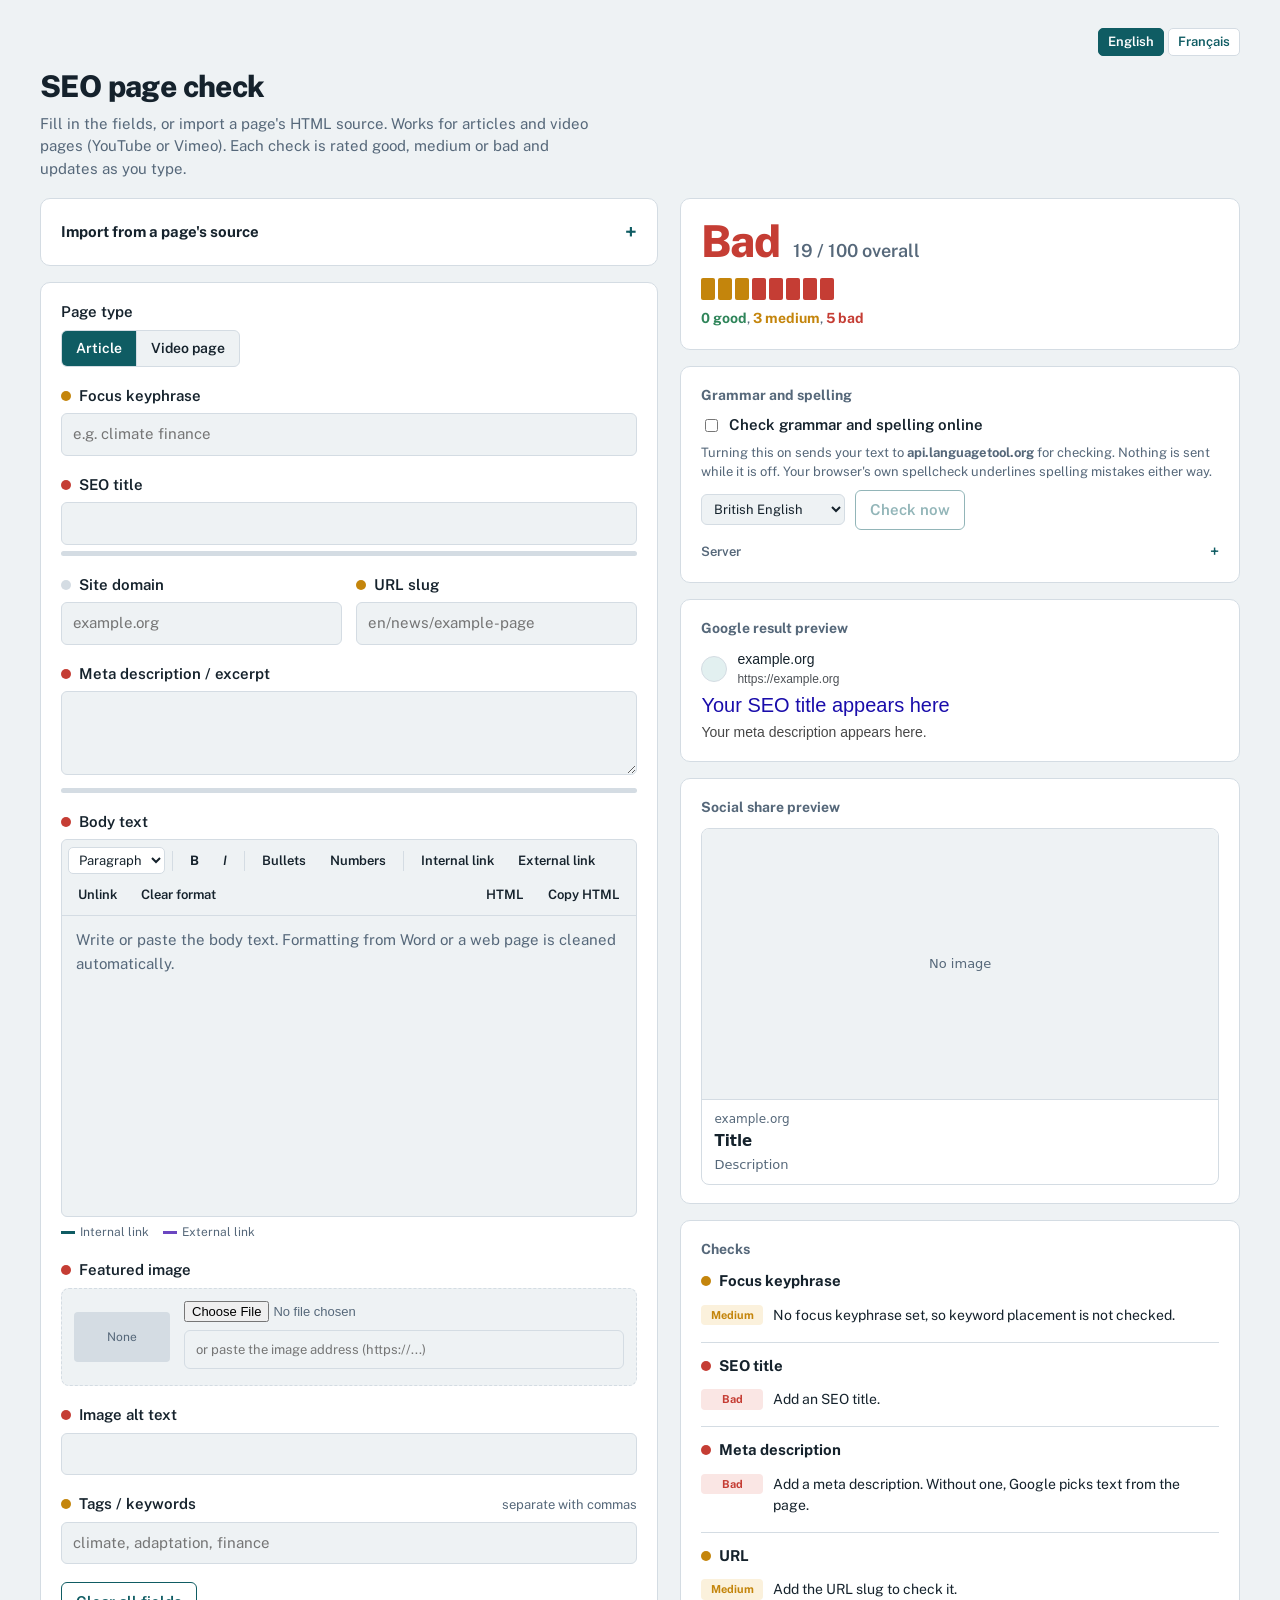
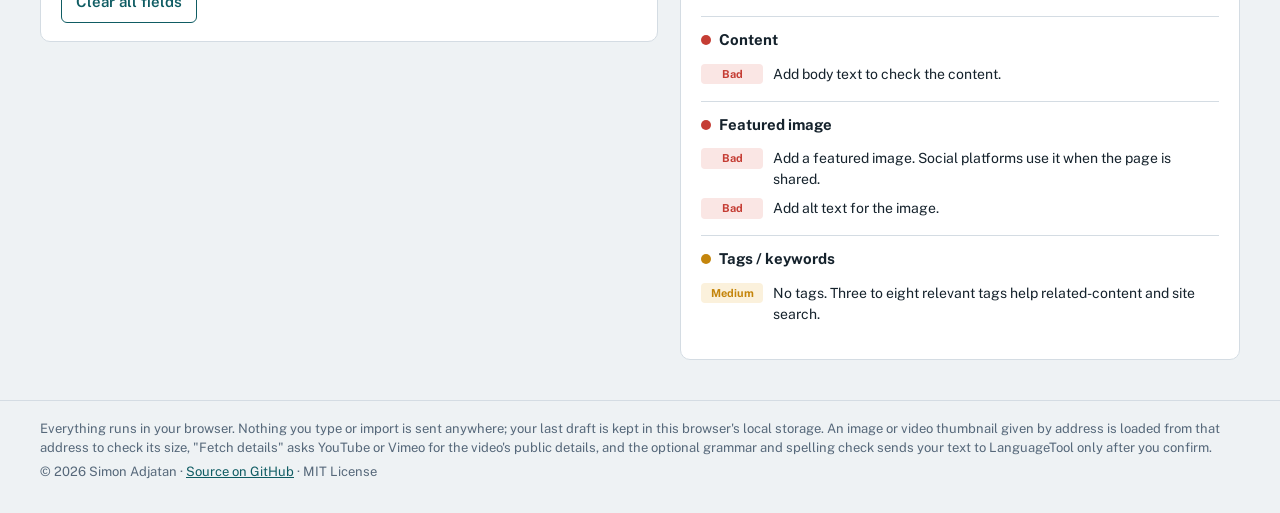
<file: index.html>
<!doctype html>
<html lang="en">
<head>
<meta charset="utf-8">
<meta name="viewport" content="width=device-width, initial-scale=1, viewport-fit=cover">
<title>SEO page check</title>
<meta name="description" content="Check a web page's SEO in your browser: title, meta description, URL, content, keyphrase, links, featured image and tags, with Google and social previews.">
<meta name="author" content="Simon Adjatan">
<meta name="theme-color" content="#0f5c63">
<link rel="canonical" href="https://thecoolsim.github.io/SEO-page-check/">
<link rel="alternate" hreflang="en" href="https://thecoolsim.github.io/SEO-page-check/">
<link rel="alternate" hreflang="fr" href="https://thecoolsim.github.io/SEO-page-check/fr/">
<link rel="alternate" hreflang="x-default" href="https://thecoolsim.github.io/SEO-page-check/">
<meta property="og:type" content="website">
<meta property="og:title" content="SEO page check">
<meta property="og:description" content="Check a page's title, description, URL, content, links and images, with live Google and social previews. Runs in your browser.">
<meta property="og:url" content="https://thecoolsim.github.io/SEO-page-check/">
<meta name="twitter:card" content="summary">
<link rel="icon" href="data:image/svg+xml,%3Csvg xmlns='http://www.w3.org/2000/svg' viewBox='0 0 32 32'%3E%3Crect width='32' height='32' rx='7' fill='%230f5c63'/%3E%3Ccircle cx='14' cy='14' r='7' fill='none' stroke='white' stroke-width='3'/%3E%3Cpath d='M19 19l6 6' stroke='white' stroke-width='3' stroke-linecap='round'/%3E%3C/svg%3E">
<link rel="preconnect" href="https://fonts.googleapis.com">
<link rel="preconnect" href="https://fonts.gstatic.com" crossorigin>
<link href="https://fonts.googleapis.com/css2?family=Public+Sans:wght@400;500;600;700;800&display=swap" rel="stylesheet">
<link rel="stylesheet" href="seo-page-check.css">
</head>
<body>
<header class="top"><div class="wrap">
  <nav class="langs" aria-label="Language"><span aria-current="true">English</span><a href="fr/" hreflang="fr" lang="fr">Français</a></nav>
  <h1>SEO page check</h1>
  <p>Fill in the fields, or import a page's HTML source. Works for articles and video pages (YouTube or Vimeo). Each check is rated good, medium or bad and updates as you type.</p>
</div></header>

<main class="wrap grid">
<section class="form">
  <div class="panel">
    <details id="importBox">
      <summary>Import from a page's source</summary>
      <ol>
        <li>Open the page in your browser.</li>
        <li>Open the source: Ctrl+U on Windows or Linux, Cmd+Option+U on a Mac (in Safari, turn on the Develop menu first).</li>
        <li>Select all, copy, and paste below.</li>
      </ol>
      <textarea id="src" spellcheck="false" placeholder="Paste the full HTML source here"></textarea>
      <div class="btns">
        <button id="importBtn" type="button">Read source</button>
        <button id="exampleBtn" type="button" class="ghost">Load an example</button>
        <span id="importMsg" class="small"></span>
      </div>
    </details>
  </div>

  <div class="panel">
    <div class="field">
      <span class="lbl">Page type</span>
      <div class="seg" role="radiogroup" aria-label="Page type">
        <label><input type="radio" name="ptype" value="article" checked> Article</label>
        <label><input type="radio" name="ptype" value="video"> Video page</label>
      </div>
    </div>
    <div class="field">
      <label class="lbl" for="kp"><span class="dot" data-g="kp"></span>Focus keyphrase</label>
      <input type="text" id="kp" spellcheck="true" placeholder="e.g. climate finance">
    </div>
    <div class="field">
      <label class="lbl" for="title"><span class="dot" data-g="title"></span>SEO title <span class="hint" id="titleHint"></span></label>
      <input type="text" id="title" spellcheck="true">
      <div class="meter"><span id="titleBar"></span></div>
    </div>
    <div class="row2 field">
      <div>
        <label class="lbl" for="domain"><span class="dot"></span>Site domain</label>
        <input type="text" id="domain" spellcheck="false" placeholder="example.org">
      </div>
      <div>
        <label class="lbl" for="slug"><span class="dot" data-g="slug"></span>URL slug</label>
        <input type="text" id="slug" spellcheck="false" placeholder="en/news/example-page">
      </div>
    </div>
    <div class="field">
      <label class="lbl" for="desc"><span class="dot" data-g="desc"></span>Meta description / excerpt <span class="hint" id="descHint"></span></label>
      <textarea id="desc" spellcheck="true"></textarea>
      <div class="meter"><span id="descBar"></span></div>
    </div>
    <div class="video-only vbox">
      <h2>Video</h2>
      <div class="field">
        <label class="lbl" for="vurl"><span class="dot" data-g="vurl"></span>YouTube or Vimeo address <span class="hint">or paste the embed code</span></label>
        <div class="inline">
          <input type="text" id="vurl" spellcheck="false" placeholder="https://www.youtube.com/watch?v=... or https://vimeo.com/...">
          <button type="button" id="vfetch" title="Fill empty video fields from YouTube or Vimeo">Fetch details</button>
        </div>
        <p class="small" id="vmsg"></p>
      </div>
      <div class="field">
        <label class="lbl" for="vtitle"><span class="dot" data-g="vtitle"></span>Video title <span class="hint" id="vtitleHint"></span></label>
        <input type="text" id="vtitle" spellcheck="true">
      </div>
      <div class="field">
        <label class="lbl" for="vdesc"><span class="dot" data-g="vdesc"></span>Video description <span class="hint" id="vdescHint"></span></label>
        <textarea id="vdesc" spellcheck="true" placeholder="What the video shows. Add chapters on their own lines:&#10;0:00 Introduction&#10;1:15 First topic"></textarea>
      </div>
      <div class="field">
        <label class="lbl" for="vthumb"><span class="dot" data-g="vthumb"></span>Thumbnail URL</label>
        <div class="drop">
          <div class="thumb vthumb" id="vprev">None</div>
          <div class="info"><input type="text" id="vthumb" spellcheck="false" placeholder="https://..."><div id="vthumbInfo"></div></div>
        </div>
      </div>
      <div class="row2 field">
        <div>
          <label class="lbl" for="vdate"><span class="dot" data-g="vdate"></span>Upload date</label>
          <input type="date" id="vdate">
        </div>
        <div>
          <label class="lbl" for="vdur"><span class="dot" data-g="vdur"></span>Duration</label>
          <input type="text" id="vdur" spellcheck="false" placeholder="4:35">
        </div>
      </div>
      <div class="field">
        <label class="lbl" for="vtrans"><span class="dot" data-g="vtrans"></span>Transcript <span class="hint" id="vtransHint"></span></label>
        <textarea id="vtrans" spellcheck="true" class="tall" placeholder="Everything that is said in the video"></textarea>
      </div>
      <div class="field">
        <label class="check"><span class="dot" data-g="vcap"></span><input type="checkbox" id="vcap"> Captions or subtitles are available</label>
      </div>
    </div>
    <div class="field">
      <label class="lbl" id="bodyLbl"><span class="dot" data-g="body"></span>Body text <span class="hint" id="bodyHint"></span></label>
      <div class="rte-wrap" id="rteWrap">
        <div class="rte-bar" role="toolbar" aria-label="Body formatting">
          <select id="blockSel" class="fmt" aria-label="Text style" title="Text style">
            <option value="p">Paragraph</option><option value="h2">Heading 2</option><option value="h3">Heading 3</option><option value="h4">Heading 4</option><option value="blockquote">Quote</option>
          </select>
          <span class="sep fmt"></span>
          <button type="button" class="fmt" data-cmd="bold" title="Bold (Ctrl/Cmd+B)" aria-pressed="false"><b>B</b></button>
          <button type="button" class="fmt" data-cmd="italic" title="Italic (Ctrl/Cmd+I)" aria-pressed="false"><i>I</i></button>
          <span class="sep fmt"></span>
          <button type="button" class="fmt" data-cmd="insertUnorderedList" title="Bulleted list" aria-pressed="false">Bullets</button>
          <button type="button" class="fmt" data-cmd="insertOrderedList" title="Numbered list" aria-pressed="false">Numbers</button>
          <span class="sep fmt"></span>
          <button type="button" class="fmt" id="btnInt" title="Internal link">Internal link</button>
          <button type="button" class="fmt" id="btnExt" title="External link (Ctrl/Cmd+K)">External link</button>
          <button type="button" class="fmt" id="btnUnlink" title="Remove link">Unlink</button>
          <button type="button" class="fmt" id="btnClean" title="Remove bold, italic and stray formatting">Clear format</button>
          <span class="push"></span>
          <button type="button" id="btnHtml" aria-pressed="false" title="Show or edit the HTML">HTML</button>
          <button type="button" id="btnCopy" title="Copy clean HTML">Copy HTML</button>
        </div>
        <div class="rte-link" id="linkPanel" role="group" aria-label="Link">
          <strong id="linkLabel">Internal link</strong>
          <input type="text" id="linkUrl" spellcheck="false" aria-label="Link address">
          <label><input type="checkbox" id="linkBlank"> Open in new tab</label>
          <button type="button" id="linkApply">Apply</button>
          <button type="button" class="ghost" id="linkCancel">Cancel</button>
          <span class="note" id="linkNote"></span>
        </div>
        <div class="rte" id="bodyEditor" contenteditable="true" spellcheck="true" role="textbox" aria-multiline="true" aria-labelledby="bodyLbl" data-placeholder="Write or paste the body text. Formatting from Word or a web page is cleaned automatically."></div>
        <textarea id="bodyHtml" aria-label="Body HTML" spellcheck="false"></textarea>
      </div>
      <div class="rte-foot"><span class="k ki"><i></i>Internal link</span><span class="k ke"><i></i>External link</span><span id="linkCounts"></span><span id="copyMsg"></span></div>
    </div>
    <div class="field">
      <label class="lbl"><span class="dot" data-g="image"></span>Featured image</label>
      <div class="drop">
        <div class="thumb" id="thumb">None</div>
        <div class="info">
          <input type="file" id="imgFile" accept="image/*" aria-label="Choose featured image">
          <input type="text" id="imgUrl" spellcheck="false" placeholder="or paste the image address (https://...)" aria-label="Featured image address">
          <div id="imgInfo"></div>
        </div>
      </div>
    </div>
    <div class="field">
      <label class="lbl" for="alt"><span class="dot" data-g="image"></span>Image alt text</label>
      <input type="text" id="alt" spellcheck="true">
    </div>
    <div class="field">
      <label class="lbl" for="tags"><span class="dot" data-g="tags"></span>Tags / keywords <span class="hint">separate with commas</span></label>
      <input type="text" id="tags" spellcheck="true" placeholder="climate, adaptation, finance">
    </div>
    <div class="btns">
      <button type="button" class="ghost" id="clearBtn">Clear all fields</button>
    </div>
  </div>
</section>

<aside class="results">
  <div class="verdict" id="verdict"></div>
  <div class="panel ltbox">
    <h2>Grammar and spelling</h2>
    <label class="check"><input type="checkbox" id="ltOn"> Check grammar and spelling online</label>
    <p class="small">Turning this on sends your text to <b class="lthost"></b> for checking. Nothing is sent while it is off. Your browser's own spellcheck underlines spelling mistakes either way.</p>
    <div class="btns">
      <select id="ltLang" aria-label="English variant"><option value="en-GB">British English</option><option value="en-US">American English</option></select>
      <button type="button" class="ghost" id="ltCheck" disabled>Check now</button>
      <span id="ltMsg" class="small" role="status"></span>
    </div>
    <details class="ltserver">
      <summary>Server</summary>
      <input type="text" id="ltServer" spellcheck="false" aria-label="LanguageTool server address" placeholder="https://api.languagetool.org/v2/check">
      <p class="small">Leave empty to use the free public LanguageTool service. To keep text inside your organisation, enter the address of your own LanguageTool server, ending in /v2/check.</p>
    </details>
  </div>
  <div class="previews">
    <div class="panel pv"><h2>Google result preview</h2><div class="serp" id="serp"></div></div>
    <div class="panel pv"><h2>Social share preview</h2><div class="social" id="social"></div></div>
  </div>
  <div class="panel groups"><h2>Checks</h2><div id="groups"></div></div>
  <div class="panel video-only ldbox">
    <h2>Video structured data</h2>
    <p class="small">Add this to the page so Google can show the video in results. Check it with the <a href="https://search.google.com/test/rich-results" target="_blank" rel="noopener">Rich Results Test</a>.</p>
    <pre id="ld"></pre>
    <div class="btns"><button type="button" id="ldCopy">Copy JSON-LD</button><span id="ldMsg" class="small"></span></div>
  </div>
</aside>
</main>

<footer class="foot"><div class="wrap">
  <p>Everything runs in your browser. Nothing you type or import is sent anywhere; your last draft is kept in this browser's local storage. An image or video thumbnail given by address is loaded from that address to check its size, "Fetch details" asks YouTube or Vimeo for the video's public details, and the optional grammar and spelling check sends your text to LanguageTool only after you confirm.</p>
  <p>&copy; 2026 Simon Adjatan &middot; <a href="https://github.com/Thecoolsim/SEO-page-check">Source on GitHub</a> &middot; MIT License</p>
</div></footer>

<dialog id="ltDialog" aria-labelledby="ltDlgTitle">
  <h2 id="ltDlgTitle">Send your text to LanguageTool?</h2>
  <p>To check grammar and spelling, your keyphrase, titles, descriptions, body text, alt text, tags and transcript will be sent to <b class="lthost"></b><span class="ltpublic">, a service run by LanguageTool GmbH in Germany</span>. Don't use this for confidential drafts.</p>
  <p>The text is sent again after you make changes, for as long as the check stays on. Nothing is sent until you confirm.</p>
  <div class="btns"><button type="button" id="ltSend">Send and check</button><button type="button" class="ghost" id="ltCancel" autofocus>Cancel</button></div>
</dialog>

<script src="seo-page-check.js"></script>
</body>
</html>
</file>
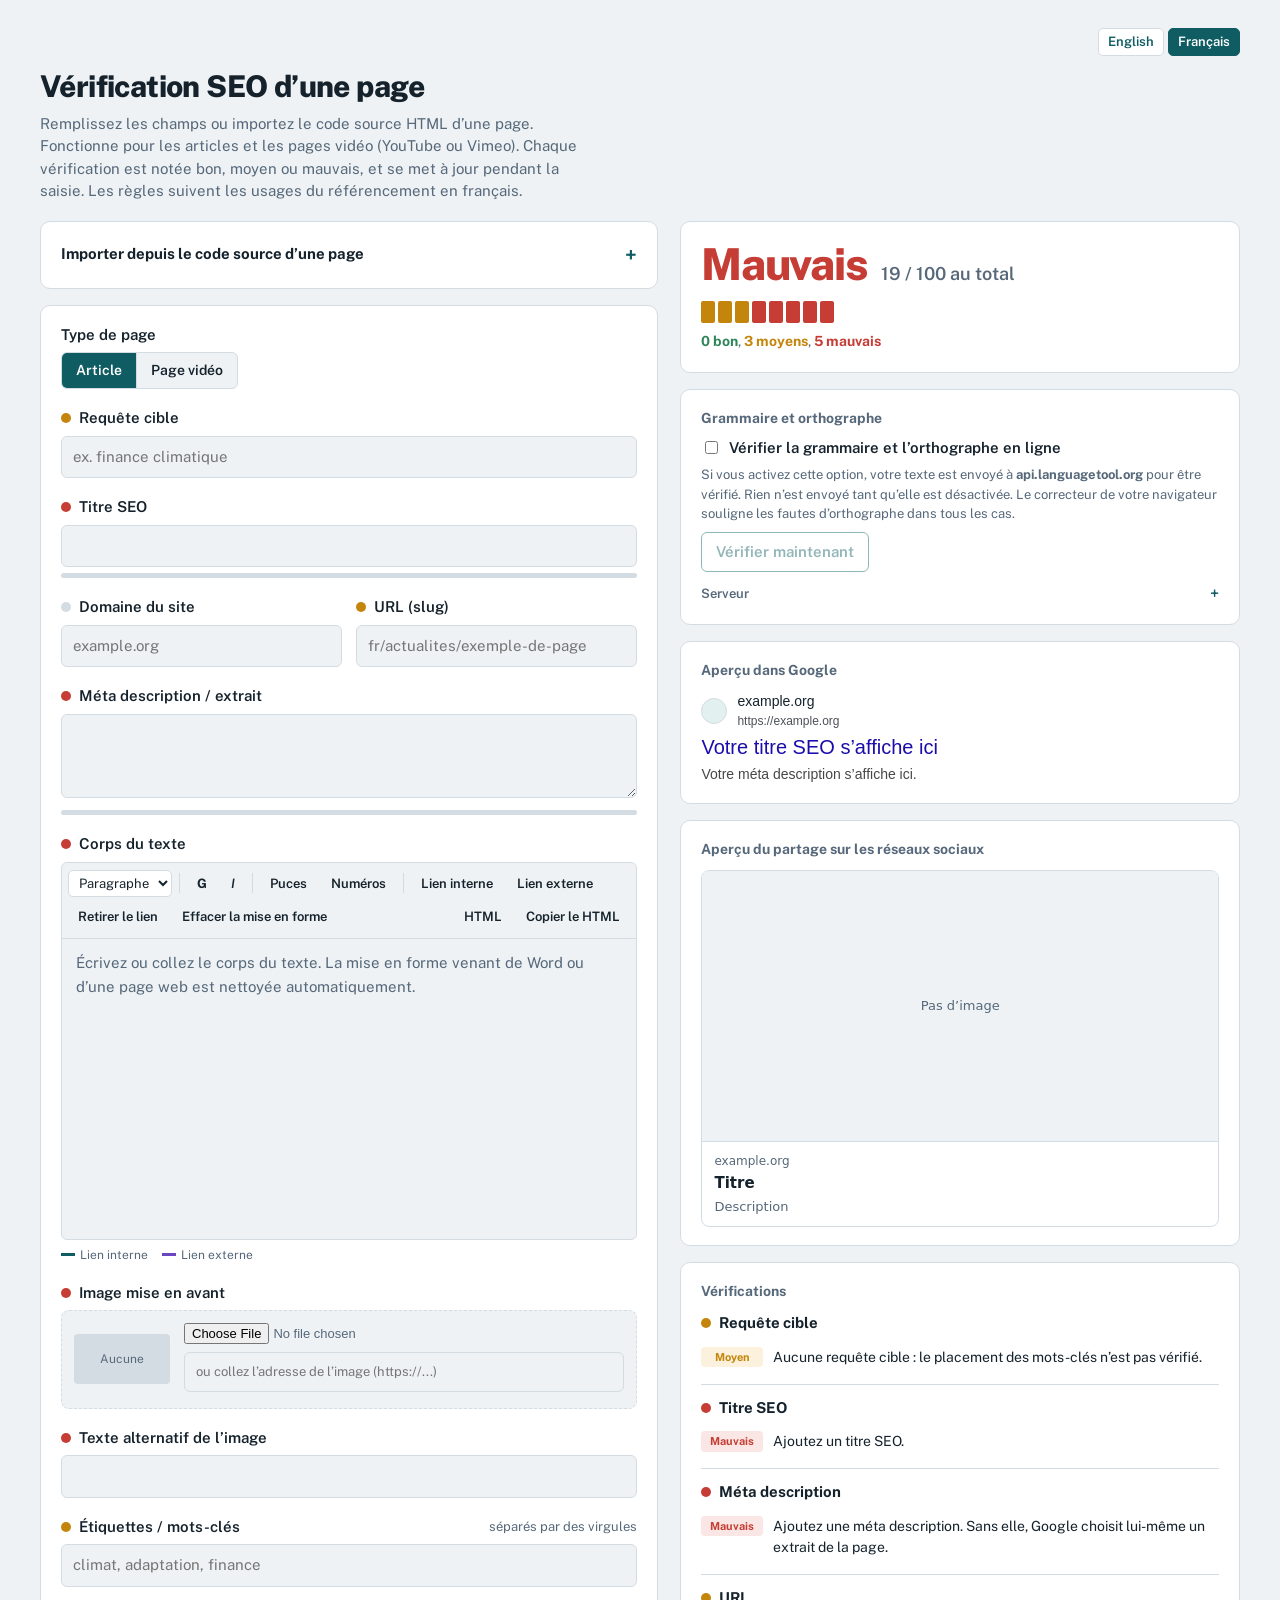
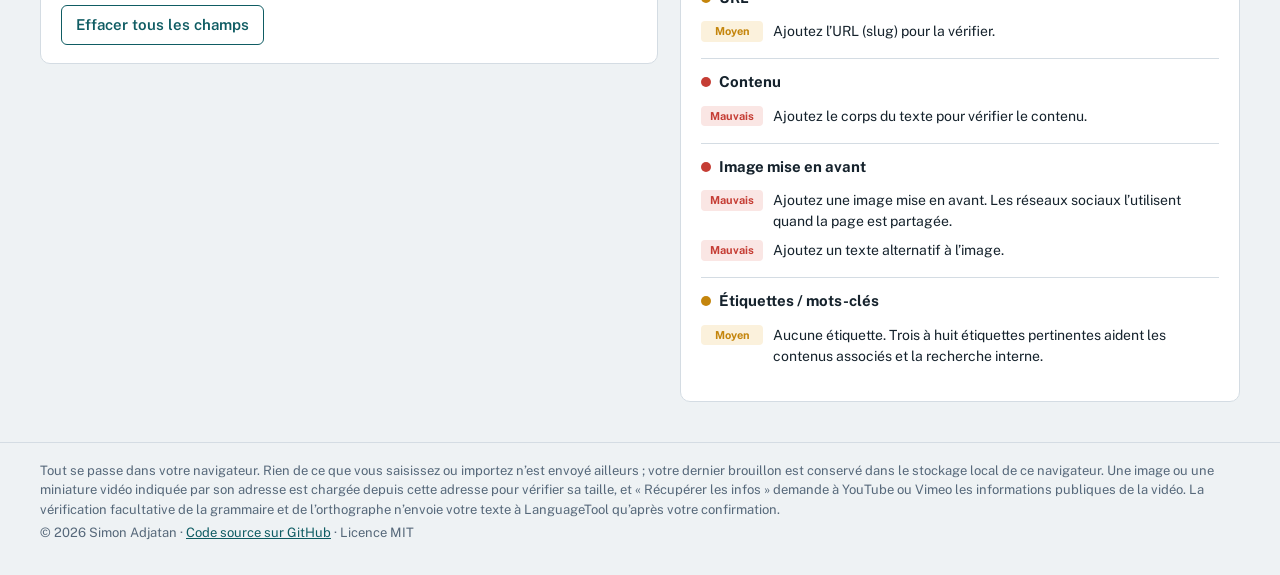
<file: fr/index.html>
<!doctype html>
<html lang="fr">
<head>
<meta charset="utf-8">
<meta name="viewport" content="width=device-width, initial-scale=1, viewport-fit=cover">
<title>Vérification SEO d’une page</title>
<meta name="description" content="Vérifiez le SEO d’une page dans votre navigateur&nbsp;: titre, méta description, URL, contenu, requête cible, liens, image et vidéo, avec aperçus Google et réseaux sociaux.">
<meta name="author" content="Simon Adjatan">
<meta name="theme-color" content="#0f5c63">
<link rel="canonical" href="https://thecoolsim.github.io/SEO-page-check/fr/">
<link rel="alternate" hreflang="en" href="https://thecoolsim.github.io/SEO-page-check/">
<link rel="alternate" hreflang="fr" href="https://thecoolsim.github.io/SEO-page-check/fr/">
<link rel="alternate" hreflang="x-default" href="https://thecoolsim.github.io/SEO-page-check/">
<meta property="og:type" content="website">
<meta property="og:locale" content="fr_FR">
<meta property="og:title" content="Vérification SEO d’une page">
<meta property="og:description" content="Vérifiez le titre, la description, l’URL, le contenu, les liens et les images d’une page, avec aperçus Google et réseaux sociaux. Tout se passe dans votre navigateur.">
<meta property="og:url" content="https://thecoolsim.github.io/SEO-page-check/fr/">
<meta name="twitter:card" content="summary">
<link rel="icon" href="data:image/svg+xml,%3Csvg xmlns='http://www.w3.org/2000/svg' viewBox='0 0 32 32'%3E%3Crect width='32' height='32' rx='7' fill='%230f5c63'/%3E%3Ccircle cx='14' cy='14' r='7' fill='none' stroke='white' stroke-width='3'/%3E%3Cpath d='M19 19l6 6' stroke='white' stroke-width='3' stroke-linecap='round'/%3E%3C/svg%3E">
<link rel="preconnect" href="https://fonts.googleapis.com">
<link rel="preconnect" href="https://fonts.gstatic.com" crossorigin>
<link href="https://fonts.googleapis.com/css2?family=Public+Sans:wght@400;500;600;700;800&display=swap" rel="stylesheet">
<link rel="stylesheet" href="../seo-page-check.css">
</head>
<body>
<header class="top"><div class="wrap">
  <nav class="langs" aria-label="Langue"><a href="../" hreflang="en" lang="en">English</a><span aria-current="true">Français</span></nav>
  <h1>Vérification SEO d’une page</h1>
  <p>Remplissez les champs ou importez le code source HTML d’une page. Fonctionne pour les articles et les pages vidéo (YouTube ou Vimeo). Chaque vérification est notée bon, moyen ou mauvais, et se met à jour pendant la saisie. Les règles suivent les usages du référencement en français.</p>
</div></header>

<main class="wrap grid">
<section class="form">
  <div class="panel">
    <details id="importBox">
      <summary>Importer depuis le code source d’une page</summary>
      <ol>
        <li>Ouvrez la page dans votre navigateur.</li>
        <li>Affichez le code source&nbsp;: Ctrl+U sous Windows ou Linux, Cmd+Option+U sur Mac (dans Safari, activez d’abord le menu Développement).</li>
        <li>Sélectionnez tout, copiez, puis collez ci-dessous.</li>
      </ol>
      <textarea id="src" spellcheck="false" placeholder="Collez ici le code source HTML complet"></textarea>
      <div class="btns">
        <button id="importBtn" type="button">Lire la source</button>
        <button id="exampleBtn" type="button" class="ghost">Charger un exemple</button>
        <span id="importMsg" class="small"></span>
      </div>
    </details>
  </div>

  <div class="panel">
    <div class="field">
      <span class="lbl">Type de page</span>
      <div class="seg" role="radiogroup" aria-label="Type de page">
        <label><input type="radio" name="ptype" value="article" checked> Article</label>
        <label><input type="radio" name="ptype" value="video"> Page vidéo</label>
      </div>
    </div>
    <div class="field">
      <label class="lbl" for="kp"><span class="dot" data-g="kp"></span>Requête cible</label>
      <input type="text" id="kp" spellcheck="true" placeholder="ex. finance climatique">
    </div>
    <div class="field">
      <label class="lbl" for="title"><span class="dot" data-g="title"></span>Titre SEO <span class="hint" id="titleHint"></span></label>
      <input type="text" id="title" spellcheck="true">
      <div class="meter"><span id="titleBar"></span></div>
    </div>
    <div class="row2 field">
      <div>
        <label class="lbl" for="domain"><span class="dot"></span>Domaine du site</label>
        <input type="text" id="domain" spellcheck="false" placeholder="example.org">
      </div>
      <div>
        <label class="lbl" for="slug"><span class="dot" data-g="slug"></span>URL (slug)</label>
        <input type="text" id="slug" spellcheck="false" placeholder="fr/actualites/exemple-de-page">
      </div>
    </div>
    <div class="field">
      <label class="lbl" for="desc"><span class="dot" data-g="desc"></span>Méta description / extrait <span class="hint" id="descHint"></span></label>
      <textarea id="desc" spellcheck="true"></textarea>
      <div class="meter"><span id="descBar"></span></div>
    </div>
    <div class="video-only vbox">
      <h2>Vidéo</h2>
      <div class="field">
        <label class="lbl" for="vurl"><span class="dot" data-g="vurl"></span>Adresse YouTube ou Vimeo <span class="hint">ou code d’intégration</span></label>
        <div class="inline">
          <input type="text" id="vurl" spellcheck="false" placeholder="https://www.youtube.com/watch?v=... ou https://vimeo.com/...">
          <button type="button" id="vfetch" title="Remplir les champs vidéo vides depuis YouTube ou Vimeo">Récupérer les infos</button>
        </div>
        <p class="small" id="vmsg"></p>
      </div>
      <div class="field">
        <label class="lbl" for="vtitle"><span class="dot" data-g="vtitle"></span>Titre de la vidéo <span class="hint" id="vtitleHint"></span></label>
        <input type="text" id="vtitle" spellcheck="true">
      </div>
      <div class="field">
        <label class="lbl" for="vdesc"><span class="dot" data-g="vdesc"></span>Description de la vidéo <span class="hint" id="vdescHint"></span></label>
        <textarea id="vdesc" spellcheck="true" placeholder="Ce que montre la vidéo. Ajoutez les chapitres sur des lignes séparées&nbsp;:&#10;0:00 Introduction&#10;1:15 Premier sujet"></textarea>
      </div>
      <div class="field">
        <label class="lbl" for="vthumb"><span class="dot" data-g="vthumb"></span>URL de la miniature</label>
        <div class="drop">
          <div class="thumb vthumb" id="vprev">Aucune</div>
          <div class="info"><input type="text" id="vthumb" spellcheck="false" placeholder="https://..."><div id="vthumbInfo"></div></div>
        </div>
      </div>
      <div class="row2 field">
        <div>
          <label class="lbl" for="vdate"><span class="dot" data-g="vdate"></span>Date de mise en ligne</label>
          <input type="date" id="vdate">
        </div>
        <div>
          <label class="lbl" for="vdur"><span class="dot" data-g="vdur"></span>Durée</label>
          <input type="text" id="vdur" spellcheck="false" placeholder="4:35">
        </div>
      </div>
      <div class="field">
        <label class="lbl" for="vtrans"><span class="dot" data-g="vtrans"></span>Transcription <span class="hint" id="vtransHint"></span></label>
        <textarea id="vtrans" spellcheck="true" class="tall" placeholder="Tout ce qui est dit dans la vidéo"></textarea>
      </div>
      <div class="field">
        <label class="check"><span class="dot" data-g="vcap"></span><input type="checkbox" id="vcap"> Des sous-titres sont disponibles</label>
      </div>
    </div>
    <div class="field">
      <label class="lbl" id="bodyLbl"><span class="dot" data-g="body"></span>Corps du texte <span class="hint" id="bodyHint"></span></label>
      <div class="rte-wrap" id="rteWrap">
        <div class="rte-bar" role="toolbar" aria-label="Mise en forme du texte">
          <select id="blockSel" class="fmt" aria-label="Style du texte" title="Style du texte">
            <option value="p">Paragraphe</option><option value="h2">Titre 2</option><option value="h3">Titre 3</option><option value="h4">Titre 4</option><option value="blockquote">Citation</option>
          </select>
          <span class="sep fmt"></span>
          <button type="button" class="fmt" data-cmd="bold" title="Gras (Ctrl/Cmd+B)" aria-pressed="false"><b>G</b></button>
          <button type="button" class="fmt" data-cmd="italic" title="Italique (Ctrl/Cmd+I)" aria-pressed="false"><i>I</i></button>
          <span class="sep fmt"></span>
          <button type="button" class="fmt" data-cmd="insertUnorderedList" title="Liste à puces" aria-pressed="false">Puces</button>
          <button type="button" class="fmt" data-cmd="insertOrderedList" title="Liste numérotée" aria-pressed="false">Numéros</button>
          <span class="sep fmt"></span>
          <button type="button" class="fmt" id="btnInt" title="Lien interne">Lien interne</button>
          <button type="button" class="fmt" id="btnExt" title="Lien externe (Ctrl/Cmd+K)">Lien externe</button>
          <button type="button" class="fmt" id="btnUnlink" title="Supprimer le lien">Retirer le lien</button>
          <button type="button" class="fmt" id="btnClean" title="Retirer le gras, l’italique et la mise en forme parasite">Effacer la mise en forme</button>
          <span class="push"></span>
          <button type="button" id="btnHtml" aria-pressed="false" title="Afficher ou modifier le HTML">HTML</button>
          <button type="button" id="btnCopy" title="Copier le HTML nettoyé">Copier le HTML</button>
        </div>
        <div class="rte-link" id="linkPanel" role="group" aria-label="Lien">
          <strong id="linkLabel">Lien interne</strong>
          <input type="text" id="linkUrl" spellcheck="false" aria-label="Adresse du lien">
          <label><input type="checkbox" id="linkBlank"> Ouvrir dans un nouvel onglet</label>
          <button type="button" id="linkApply">Appliquer</button>
          <button type="button" class="ghost" id="linkCancel">Annuler</button>
          <span class="note" id="linkNote"></span>
        </div>
        <div class="rte" id="bodyEditor" contenteditable="true" spellcheck="true" role="textbox" aria-multiline="true" aria-labelledby="bodyLbl" data-placeholder="Écrivez ou collez le corps du texte. La mise en forme venant de Word ou d’une page web est nettoyée automatiquement."></div>
        <textarea id="bodyHtml" aria-label="HTML du corps du texte" spellcheck="false"></textarea>
      </div>
      <div class="rte-foot"><span class="k ki"><i></i>Lien interne</span><span class="k ke"><i></i>Lien externe</span><span id="linkCounts"></span><span id="copyMsg"></span></div>
    </div>
    <div class="field">
      <label class="lbl"><span class="dot" data-g="image"></span>Image mise en avant</label>
      <div class="drop">
        <div class="thumb" id="thumb">Aucune</div>
        <div class="info">
          <input type="file" id="imgFile" accept="image/*" aria-label="Choisir l’image mise en avant">
          <input type="text" id="imgUrl" spellcheck="false" placeholder="ou collez l’adresse de l’image (https://...)" aria-label="Adresse de l’image mise en avant">
          <div id="imgInfo"></div>
        </div>
      </div>
    </div>
    <div class="field">
      <label class="lbl" for="alt"><span class="dot" data-g="image"></span>Texte alternatif de l’image</label>
      <input type="text" id="alt" spellcheck="true">
    </div>
    <div class="field">
      <label class="lbl" for="tags"><span class="dot" data-g="tags"></span>Étiquettes / mots-clés <span class="hint">séparés par des virgules</span></label>
      <input type="text" id="tags" spellcheck="true" placeholder="climat, adaptation, finance">
    </div>
    <div class="btns">
      <button type="button" class="ghost" id="clearBtn">Effacer tous les champs</button>
    </div>
  </div>
</section>

<aside class="results">
  <div class="verdict" id="verdict"></div>
  <div class="panel ltbox">
    <h2>Grammaire et orthographe</h2>
    <label class="check"><input type="checkbox" id="ltOn"> Vérifier la grammaire et l’orthographe en ligne</label>
    <p class="small">Si vous activez cette option, votre texte est envoyé à <b class="lthost"></b> pour être vérifié. Rien n’est envoyé tant qu’elle est désactivée. Le correcteur de votre navigateur souligne les fautes d’orthographe dans tous les cas.</p>
    <div class="btns">
      <button type="button" class="ghost" id="ltCheck" disabled>Vérifier maintenant</button>
      <span id="ltMsg" class="small" role="status"></span>
    </div>
    <details class="ltserver">
      <summary>Serveur</summary>
      <input type="text" id="ltServer" spellcheck="false" aria-label="Adresse du serveur LanguageTool" placeholder="https://api.languagetool.org/v2/check">
      <p class="small">Laissez vide pour utiliser le service public et gratuit de LanguageTool. Pour garder les textes au sein de votre organisation, indiquez l’adresse de votre propre serveur LanguageTool, terminée par /v2/check.</p>
    </details>
  </div>
  <div class="previews">
    <div class="panel pv"><h2>Aperçu dans Google</h2><div class="serp" id="serp"></div></div>
    <div class="panel pv"><h2>Aperçu du partage sur les réseaux sociaux</h2><div class="social" id="social"></div></div>
  </div>
  <div class="panel groups"><h2>Vérifications</h2><div id="groups"></div></div>
  <div class="panel video-only ldbox">
    <h2>Données structurées de la vidéo</h2>
    <p class="small">Ajoutez ce code à la page pour que Google puisse afficher la vidéo dans les résultats. Vérifiez-le avec le <a href="https://search.google.com/test/rich-results?hl=fr" target="_blank" rel="noopener">test des résultats enrichis</a>.</p>
    <pre id="ld"></pre>
    <div class="btns"><button type="button" id="ldCopy">Copier le JSON-LD</button><span id="ldMsg" class="small"></span></div>
  </div>
</aside>
</main>

<footer class="foot"><div class="wrap">
  <p>Tout se passe dans votre navigateur. Rien de ce que vous saisissez ou importez n’est envoyé ailleurs&nbsp;; votre dernier brouillon est conservé dans le stockage local de ce navigateur. Une image ou une miniature vidéo indiquée par son adresse est chargée depuis cette adresse pour vérifier sa taille, et «&nbsp;Récupérer les infos&nbsp;» demande à YouTube ou Vimeo les informations publiques de la vidéo. La vérification facultative de la grammaire et de l’orthographe n’envoie votre texte à LanguageTool qu’après votre confirmation.</p>
  <p>&copy; 2026 Simon Adjatan &middot; <a href="https://github.com/Thecoolsim/SEO-page-check">Code source sur GitHub</a> &middot; Licence MIT</p>
</div></footer>

<dialog id="ltDialog" aria-labelledby="ltDlgTitle">
  <h2 id="ltDlgTitle">Envoyer votre texte à LanguageTool&nbsp;?</h2>
  <p>Pour vérifier la grammaire et l’orthographe, votre requête cible, vos titres, vos descriptions, le corps du texte, le texte alternatif, les étiquettes et la transcription seront envoyés à <b class="lthost"></b><span class="ltpublic">, un service exploité par LanguageTool GmbH en Allemagne</span>. Ne l’utilisez pas pour des brouillons confidentiels.</p>
  <p>Le texte est renvoyé après chaque modification, tant que la vérification reste activée. Rien n’est envoyé avant votre confirmation.</p>
  <div class="btns"><button type="button" id="ltSend">Envoyer et vérifier</button><button type="button" class="ghost" id="ltCancel" autofocus>Annuler</button></div>
</dialog>

<script src="seo-page-check.fr.js"></script>
<script src="../seo-page-check.js"></script>
</body>
</html>
</file>
<file: seo-page-check.css>
:root{
  --bg:#eef2f4; --surface:#ffffff; --ink:#15222c; --muted:#56687a; --line:#d4dce3;
  --accent:#0f5c63; --accent-soft:#e2f0f0;
  --good:#2f855a; --ok:#c4850c; --bad:#c53d34;
  --good-soft:#e5f3eb; --ok-soft:#fbf1dc; --bad-soft:#fae6e4;
  --serp-title:#1a0dab; --serp-url:#4d5156; --serp-desc:#474747; --ext:#6b46c1;
  box-sizing:border-box;
  padding-top:env(safe-area-inset-top,0px);
  padding-bottom:env(safe-area-inset-bottom,0px);
}
@media (prefers-color-scheme:dark){
  :root:not([data-theme="light"]){
    --bg:#0f171d; --surface:#17232c; --ink:#e4ecf1; --muted:#98aab8; --line:#2a3a46;
    --accent:#62b8bd; --accent-soft:#1b3438;
    --good:#55b67f; --ok:#e2a93b; --bad:#e3685f;
    --good-soft:#18322a; --ok-soft:#382c14; --bad-soft:#3a1d1b;
    --serp-title:#99c3ff; --serp-url:#bdc1c6; --serp-desc:#bdc1c6; --ext:#b9a2f0;
  }
}
:root[data-theme="dark"]{
  --bg:#0f171d; --surface:#17232c; --ink:#e4ecf1; --muted:#98aab8; --line:#2a3a46;
  --accent:#62b8bd; --accent-soft:#1b3438;
  --good:#55b67f; --ok:#e2a93b; --bad:#e3685f;
  --good-soft:#18322a; --ok-soft:#382c14; --bad-soft:#3a1d1b;
  --serp-title:#99c3ff; --serp-url:#bdc1c6; --serp-desc:#bdc1c6; --ext:#b9a2f0;
}
html{scroll-padding-top:env(safe-area-inset-top,0px)}
*,*::before,*::after{box-sizing:inherit}
body{margin:0;background:var(--bg);color:var(--ink);font-family:"Public Sans",system-ui,-apple-system,"Segoe UI",Roboto,Arial,sans-serif;font-size:15px;line-height:1.5}
.wrap{max-width:1240px;margin:0 auto;padding:0 20px}
.top{padding:28px 0 18px}
.top h1{font-size:30px;font-weight:800;letter-spacing:-0.02em;margin:0 0 4px}
.top p{margin:0;color:var(--muted);max-width:62ch}
.grid{display:grid;grid-template-columns:minmax(0,1.05fr) minmax(0,0.95fr);gap:22px;align-items:start;padding-bottom:40px}
@media (max-width:900px){.grid{grid-template-columns:minmax(0,1fr)}}
.panel{background:var(--surface);border:1px solid var(--line);border-radius:10px;padding:18px 20px}
.form .panel+.panel{margin-top:16px}
.field{margin-bottom:18px}
.field:last-child{margin-bottom:0}
.lbl{display:flex;align-items:center;gap:8px;font-weight:600;margin-bottom:6px}
.dot{width:10px;height:10px;border-radius:50%;flex:none;background:var(--line)}
.dot.good{background:var(--good)} .dot.ok{background:var(--ok)} .dot.bad{background:var(--bad)}
.hint{font-weight:400;color:var(--muted);font-size:13px;margin-left:auto;text-align:right}
input[type=text],input[type=date],textarea{width:100%;font:inherit;color:var(--ink);background:var(--bg);border:1px solid var(--line);border-radius:6px;padding:9px 11px}
textarea{resize:vertical;min-height:84px}
.rte-wrap{border:1px solid var(--line);border-radius:6px;background:var(--bg)}
.rte-wrap:focus-within{outline:2px solid var(--accent);outline-offset:2px}
.rte-bar{display:flex;flex-wrap:wrap;gap:4px;padding:6px;border-bottom:1px solid var(--line);align-items:center;position:sticky;top:env(safe-area-inset-top,0px);background:var(--bg);border-radius:6px 6px 0 0;z-index:2}
.rte-bar button{background:transparent;color:var(--ink);border:1px solid transparent;padding:4px 9px;font-size:13px;border-radius:5px}
.rte-bar button:hover{border-color:var(--line)}
.rte-bar button[aria-pressed="true"]{background:var(--accent-soft);border-color:var(--accent);color:var(--accent)}
.rte-bar select{font:inherit;font-size:13px;color:var(--ink);background:var(--surface);border:1px solid var(--line);border-radius:5px;padding:4px 6px}
.rte-bar .sep{width:1px;height:20px;background:var(--line);margin:0 3px}
.rte-bar .push{margin-left:auto}
.rte-link{display:none;gap:8px;flex-wrap:wrap;align-items:center;padding:8px;border-bottom:1px solid var(--line);font-size:13px}
.rte-link.open{display:flex}
.rte-link input[type=text]{flex:1;min-width:200px;padding:6px 9px;background:var(--surface)}
.rte-link button{padding:5px 12px;font-size:13px}
.rte-link .note{flex-basis:100%;color:var(--muted)}
.rte{min-height:300px;max-height:680px;overflow:auto;padding:12px 14px;outline:none;line-height:1.6}
.rte:empty::before{content:attr(data-placeholder);color:var(--muted)}
.rte h2{font-size:20px;margin:18px 0 6px;line-height:1.3}
.rte h3{font-size:17px;margin:16px 0 6px}
.rte h4{font-size:15px;margin:14px 0 4px}
.rte p{margin:0 0 10px}
.rte ul,.rte ol{margin:0 0 10px;padding-left:22px}
.rte blockquote{margin:0 0 10px;padding-left:12px;border-left:3px solid var(--line);color:var(--muted)}
.rte a{text-underline-offset:2px}
.rte a[data-kind="internal"]{color:var(--accent);text-decoration:underline dotted}
.rte a[data-kind="external"]{color:var(--ext);text-decoration:underline}
.rte a[data-kind="external"]::after{content:"\2197";font-size:.8em;margin-left:1px}
#bodyHtml{display:none;border:0;border-radius:0 0 6px 6px;min-height:300px;font-family:ui-monospace,Menlo,Consolas,monospace;font-size:13px;background:var(--bg)}
.rte-wrap.html #bodyHtml{display:block}
.rte-wrap.html .rte,.rte-wrap.html .fmt{display:none}
.rte-foot{display:flex;flex-wrap:wrap;gap:14px;font-size:12px;color:var(--muted);margin-top:6px}
.rte-foot .k{display:inline-flex;align-items:center;gap:5px}
.rte-foot .k i{width:14px;height:3px;display:inline-block}
.rte-foot .ki i{background:var(--accent)} .rte-foot .ke i{background:var(--ext)}
#src{min-height:120px;font-size:13px}
input:focus-visible,textarea:focus-visible,button:focus-visible,summary:focus-visible,.drop:focus-within{outline:2px solid var(--accent);outline-offset:2px}
.meter{height:5px;background:var(--line);border-radius:3px;margin-top:6px;overflow:hidden}
.meter span{display:block;height:100%;width:0;background:var(--muted);transition:width .2s}
.meter span.good{background:var(--good)} .meter span.ok{background:var(--ok)} .meter span.bad{background:var(--bad)}
.row2{display:grid;grid-template-columns:1fr 1fr;gap:14px}
@media (max-width:560px){.row2{grid-template-columns:1fr}}
.small{font-size:13px;color:var(--muted);margin:6px 0 0}
button{font:inherit;font-weight:600;border-radius:6px;padding:8px 14px;cursor:pointer;border:1px solid var(--accent);background:var(--accent);color:var(--surface)}
button.ghost{background:transparent;color:var(--accent)}
details summary{cursor:pointer;font-weight:700;list-style:none;display:flex;justify-content:space-between;align-items:center}
details summary::-webkit-details-marker{display:none}
details summary::after{content:"+";font-size:20px;color:var(--accent)}
details[open] summary::after{content:"\2212"}
details ol{margin:10px 0 12px;padding-left:20px;color:var(--muted);font-size:14px}
.btns{display:flex;gap:10px;flex-wrap:wrap;align-items:center;margin-top:10px}
#importMsg{font-size:13px}
.drop{display:flex;gap:14px;align-items:center;border:1px dashed var(--line);border-radius:8px;padding:12px;background:var(--bg)}
.drop .thumb{width:96px;height:50px;border-radius:4px;background:var(--line);flex:none;overflow:hidden;display:flex;align-items:center;justify-content:center;color:var(--muted);font-size:12px}
.drop .thumb img{width:100%;height:100%;object-fit:cover}
.drop .info{font-size:13px;color:var(--muted);flex:1;min-width:0;overflow-wrap:anywhere}
.drop input[type=file]{font-size:13px;max-width:100%}

.results{position:sticky;top:calc(env(safe-area-inset-top,0px) + 12px)}
@media (max-width:900px){.results{position:static}}
.verdict{border-radius:10px;padding:20px;border:1px solid var(--line);background:var(--surface);margin-bottom:16px}
.verdict .big{display:flex;align-items:baseline;gap:14px;flex-wrap:wrap}
.verdict .word{font-size:44px;font-weight:800;letter-spacing:-0.03em;line-height:1}
.verdict .pct{font-size:18px;font-weight:600;color:var(--muted)}
.verdict.good .word{color:var(--good)} .verdict.ok .word{color:var(--ok)} .verdict.bad .word{color:var(--bad)}
.strip{display:flex;gap:3px;margin:14px 0 8px;flex-wrap:wrap}
.strip i{width:14px;height:22px;border-radius:2px;display:block}
.strip i.good{background:var(--good)} .strip i.ok{background:var(--ok)} .strip i.bad{background:var(--bad)}
.counts{font-size:14px;color:var(--muted)}
.counts b.good{color:var(--good)} .counts b.ok{color:var(--ok)} .counts b.bad{color:var(--bad)}
.previews{display:grid;gap:16px;margin-bottom:16px}
.pv h2,.groups h2{font-size:14px;font-weight:700;margin:0 0 10px;color:var(--muted)}
.serp{font-family:Arial,sans-serif}
.serp-site{display:flex;gap:10px;align-items:center;margin-bottom:4px}
.fav{width:26px;height:26px;border-radius:50%;background:var(--accent-soft);border:1px solid var(--line);flex:none}
.serp-name{font-size:14px;color:var(--ink)}
.serp-url{font-size:12px;color:var(--serp-url);overflow-wrap:anywhere}
.serp-title{font-size:20px;color:var(--serp-title);line-height:1.3;margin:2px 0 3px}
.serp-desc{font-size:14px;color:var(--serp-desc);line-height:1.58}
.social{border:1px solid var(--line);border-radius:8px;overflow:hidden;font-family:system-ui,-apple-system,"Segoe UI",Arial,sans-serif}
.social .img{aspect-ratio:1.91/1;background:var(--bg);display:flex;align-items:center;justify-content:center;color:var(--muted);font-size:13px;text-align:center;padding:10px}
.social .img img{width:100%;height:100%;object-fit:cover;display:block}
.social .img.has{padding:0}
.social .txt{padding:10px 12px;border-top:1px solid var(--line)}
.social .d{font-size:12px;color:var(--muted)}
.social .t{font-weight:700;font-size:15px;margin:2px 0;overflow:hidden;display:-webkit-box;-webkit-line-clamp:2;-webkit-box-orient:vertical}
.social .s{font-size:13px;color:var(--muted);overflow:hidden;display:-webkit-box;-webkit-line-clamp:1;-webkit-box-orient:vertical}
.group{border-top:1px solid var(--line);padding:12px 0}
.group:first-of-type{border-top:0;padding-top:0}
.group h3{display:flex;align-items:center;gap:8px;font-size:15px;margin:0 0 8px}
.group ul{list-style:none;margin:0;padding:0}
.group li{display:grid;grid-template-columns:62px 1fr;gap:10px;align-items:start;padding:4px 0;font-size:14px}
.tag{font-size:11px;font-weight:700;border-radius:4px;padding:2px 0;text-align:center}
.tag.good{background:var(--good-soft);color:var(--good)}
.tag.ok{background:var(--ok-soft);color:var(--ok)}
.tag.bad{background:var(--bad-soft);color:var(--bad)}
@media (prefers-reduced-motion:reduce){*{transition:none!important}}
.foot{border-top:1px solid var(--line);padding:18px 0 28px;font-size:13px;color:var(--muted)}
.foot p{margin:0 0 4px}
.foot a{color:var(--accent)}
.seg{display:inline-flex;border:1px solid var(--line);border-radius:6px;overflow:hidden;background:var(--bg)}
.seg label{display:flex;align-items:center;gap:6px;padding:7px 14px;cursor:pointer;font-weight:600;font-size:14px}
.seg label+label{border-left:1px solid var(--line)}
.seg input{position:absolute;opacity:0;pointer-events:none}
.seg label:has(input:checked){background:var(--accent);color:var(--surface)}
.seg label:has(input:focus-visible){outline:2px solid var(--accent);outline-offset:-2px}
.video-only{display:none}
body.is-video .video-only{display:block}
.vbox{border-top:1px solid var(--line);margin:0 0 18px;padding-top:16px}
.vbox h2{font-size:17px;margin:0 0 12px}
.inline{display:flex;gap:8px}
.inline input{flex:1;min-width:0}
.inline button{flex:none}
@media (max-width:560px){.inline{flex-direction:column}}
textarea.tall{min-height:160px}
label.check{display:flex;align-items:center;gap:8px;font-weight:600;cursor:pointer}
.drop .thumb.vthumb{width:128px;height:72px;position:relative}
.dur{position:absolute;right:4px;bottom:4px;background:rgba(0,0,0,.8);color:#fff;font-size:11px;font-weight:600;padding:1px 4px;border-radius:3px;font-family:Arial,sans-serif}
.drop .info input[type=text]{margin-bottom:6px;font-size:13px}
.serp.has-vid .serp-body{display:grid;grid-template-columns:minmax(0,1fr) 150px;gap:14px;align-items:start}
.serp-vid{position:relative;width:150px;aspect-ratio:16/9;border-radius:8px;overflow:hidden;background:var(--line)}
.serp-vid img{width:100%;height:100%;object-fit:cover;display:block}
.serp-meta{font-size:13px;color:var(--serp-url);margin-top:4px}
@media (max-width:480px){.serp.has-vid .serp-body{grid-template-columns:1fr}.serp-vid{width:100%}}
.social .img{position:relative}
.play{position:absolute;left:50%;top:50%;width:54px;height:54px;margin:-27px 0 0 -27px;border-radius:50%;background:rgba(0,0,0,.65)}
.play::after{content:"";position:absolute;left:21px;top:16px;border-left:18px solid #fff;border-top:11px solid transparent;border-bottom:11px solid transparent}
.ldbox{margin-top:16px}
.ldbox h2{font-size:14px;font-weight:700;margin:0 0 6px;color:var(--muted)}
.ldbox a{color:var(--accent)}
#ld{background:var(--bg);border:1px solid var(--line);border-radius:6px;padding:10px 12px;font:12px/1.5 ui-monospace,Menlo,Consolas,monospace;overflow:auto;max-height:420px;white-space:pre-wrap;overflow-wrap:anywhere;margin:10px 0 0}
@media (max-width:480px){.drop{flex-direction:column;align-items:stretch}.drop .info{width:100%}}
.top .wrap{position:relative}
.langs{display:flex;gap:4px;justify-content:flex-end;font-size:13px;font-weight:600;margin-bottom:8px}
.langs a,.langs span{padding:3px 9px;border-radius:5px;border:1px solid var(--line)}
.langs a{color:var(--accent);text-decoration:none;background:var(--surface)}
.langs a:hover{border-color:var(--accent)}
.langs span{background:var(--accent);border-color:var(--accent);color:var(--surface)}
#imgUrl{margin:8px 0 4px}
.ltbox{margin-bottom:16px}
.ltbox h2{font-size:14px;font-weight:700;margin:0 0 8px;color:var(--muted)}
.ltbox .btns{margin-top:8px}
.ltbox select{font:inherit;font-size:13px;color:var(--ink);background:var(--bg);border:1px solid var(--line);border-radius:6px;padding:6px 8px}
.ltbox button:disabled{opacity:.45;cursor:default}
.ltserver{margin-top:10px}
.ltserver summary{font-size:13px;font-weight:600;color:var(--muted)}
.ltserver summary::after{font-size:16px}
.ltserver input{margin-top:8px;font-size:13px}
#ltDialog{max-width:520px;width:calc(100% - 32px);border:1px solid var(--line);border-radius:10px;background:var(--surface);color:var(--ink);padding:20px 22px}
#ltDialog::backdrop{background:rgba(10,20,26,.55)}
#ltDialog h2{font-size:18px;margin:0 0 10px}
#ltDialog p{margin:0 0 10px;font-size:14px}
.group.lang li{grid-template-columns:86px 1fr}
.group li.x{font-size:13px;color:var(--muted)}
.group li.x .tag{background:var(--bg);color:var(--muted);border:1px solid var(--line)}
</file>
